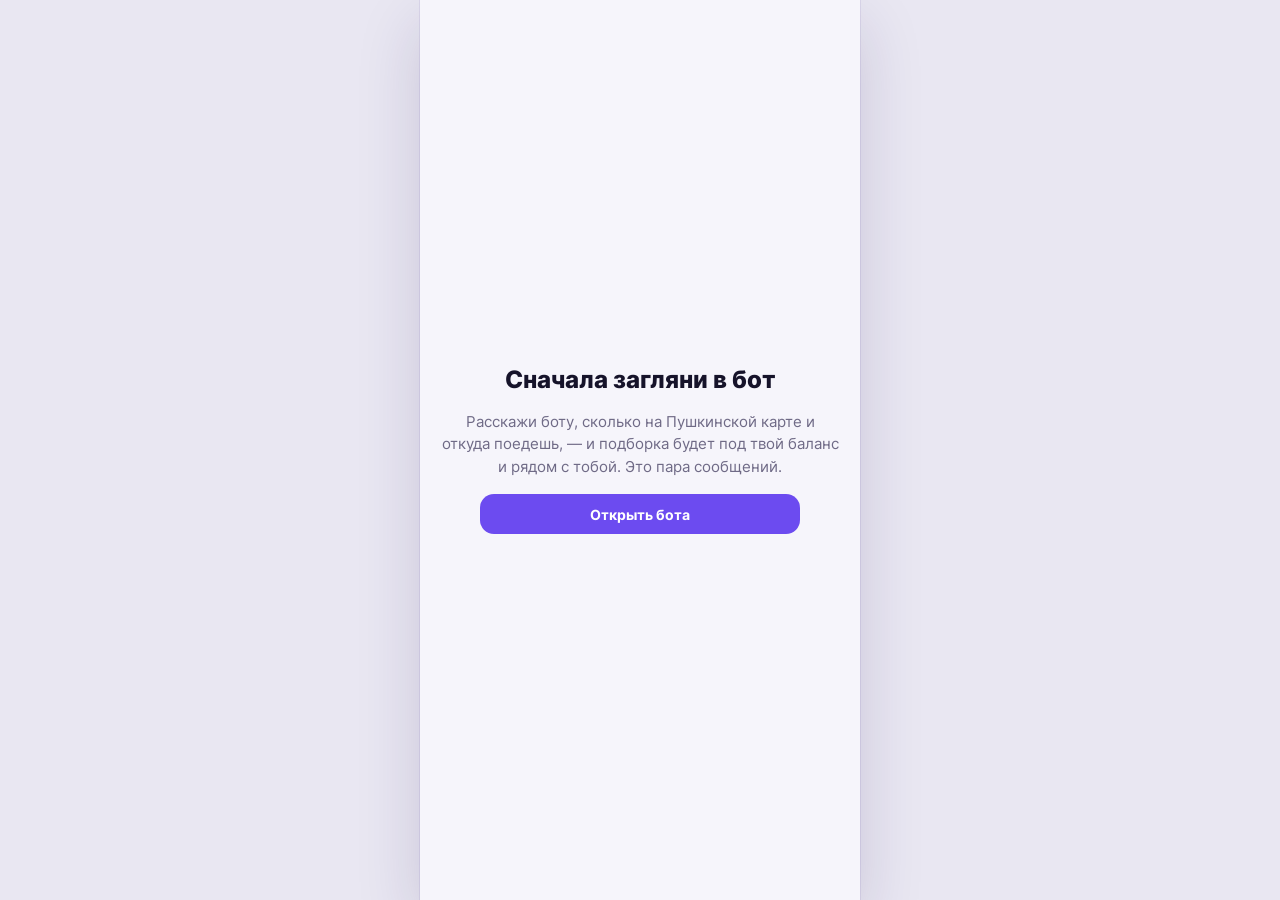
<file: src/main/resources/static/app/index.html>
<!DOCTYPE html>
<html lang="ru">
<head>
<meta charset="utf-8">
<meta name="viewport" content="width=device-width, initial-scale=1, maximum-scale=1, user-scalable=no, viewport-fit=cover">
<title>Пушкинская карта — подборка</title>
<meta name="description" content="Подборка мероприятий по Пушкинской карте: смотри, отмечай, покупай билет.">
<!-- Адрес бэкенда для реакций. Пусто — API на том же адресе (приложение раздаёт
     сам бэкенд по /app/). Для копии на GitHub Pages — HTTPS-адрес бэкенда без
     завершающего слэша. -->
<meta name="eventloop-api" content="">
<!-- ?v= — версия выкатки: GitHub Pages кеширует файлы на 10 минут, и без неё
     новая страница подтягивала старые стили и афишу. Меняется при каждой выкатке. -->
<link rel="stylesheet" href="styles.css?v=20261025-18">
</head>
<body>

<svg class="sprite" aria-hidden="true" focusable="false" xmlns="http://www.w3.org/2000/svg">
  <symbol id="icon-home" viewBox="0 0 24 24" fill="none" stroke="currentColor" stroke-width="1.8" stroke-linecap="round" stroke-linejoin="round">
    <path d="M3.6 10.4 12 3.8l8.4 6.6V20a1 1 0 0 1-1 1h-4.6v-6H9.2v6H4.6a1 1 0 0 1-1-1z"/>
  </symbol>
  <symbol id="icon-home-fill" viewBox="0 0 24 24" fill="currentColor">
    <path d="M12 3.3 21 10.3V20a1.4 1.4 0 0 1-1.4 1.4h-4.4a.8.8 0 0 1-.8-.8v-4.5H9.6v4.5a.8.8 0 0 1-.8.8H4.4A1.4 1.4 0 0 1 3 20v-9.7z"/>
  </symbol>
  <symbol id="icon-heart" viewBox="0 0 24 24" fill="none" stroke="currentColor" stroke-width="1.8" stroke-linecap="round" stroke-linejoin="round">
    <path d="M12 20.3s-7.6-4.6-7.6-9.6A4.3 4.3 0 0 1 12 8.2a4.3 4.3 0 0 1 7.6 2.5c0 5-7.6 9.6-7.6 9.6Z"/>
  </symbol>
  <symbol id="icon-heart-fill" viewBox="0 0 24 24" fill="currentColor">
    <path d="M12 20.7C11.3 20.3 3.7 15.6 3.7 10.6A4.9 4.9 0 0 1 12 7.3a4.9 4.9 0 0 1 8.3 3.3c0 5-7.6 9.7-8.3 10.1Z"/>
  </symbol>
  <symbol id="icon-user" viewBox="0 0 24 24" fill="none" stroke="currentColor" stroke-width="1.8" stroke-linecap="round" stroke-linejoin="round">
    <circle cx="12" cy="8.3" r="3.6"/><path d="M4.9 20.2c.6-3.6 3.6-5.6 7.1-5.6s6.5 2 7.1 5.6"/>
  </symbol>
  <symbol id="icon-user-fill" viewBox="0 0 24 24" fill="currentColor">
    <circle cx="12" cy="8" r="4.1"/><path d="M12 13.8c4 0 7.1 2.4 7.6 6.4a.7.7 0 0 1-.7.8H5.1a.7.7 0 0 1-.7-.8c.5-4 3.6-6.4 7.6-6.4Z"/>
  </symbol>
  <symbol id="icon-bookmark" viewBox="0 0 24 24" fill="none" stroke="currentColor" stroke-width="1.8" stroke-linecap="round" stroke-linejoin="round">
    <path d="M6.6 4.4h10.8v16l-5.4-4.1-5.4 4.1z"/>
  </symbol>
  <symbol id="icon-bookmark-fill" viewBox="0 0 24 24" fill="currentColor">
    <path d="M6.2 4.9a1.4 1.4 0 0 1 1.4-1.4h8.8a1.4 1.4 0 0 1 1.4 1.4v15.2a.8.8 0 0 1-1.3.6L12 16.9l-4.5 3.8a.8.8 0 0 1-1.3-.6z"/>
  </symbol>
  <symbol id="icon-calendar" viewBox="0 0 24 24" fill="none" stroke="currentColor" stroke-width="1.7" stroke-linecap="round" stroke-linejoin="round">
    <rect x="3.6" y="5.4" width="16.8" height="15" rx="3"/><path d="M8.2 3.2v4M15.8 3.2v4M3.6 10.2h16.8"/>
  </symbol>
  <symbol id="icon-pin" viewBox="0 0 24 24" fill="none" stroke="currentColor" stroke-width="1.7" stroke-linecap="round" stroke-linejoin="round">
    <path d="M12 21.2c4.2-4.4 6.3-7.7 6.3-10.2a6.3 6.3 0 1 0-12.6 0c0 2.5 2.1 5.8 6.3 10.2Z"/><circle cx="12" cy="10.6" r="2.4"/>
  </symbol>
  <symbol id="icon-map" viewBox="0 0 24 24" fill="none" stroke="currentColor" stroke-width="1.7" stroke-linecap="round" stroke-linejoin="round">
    <path d="M3.4 6.6 9 4.3l6 2.3 5.6-2.3v13.4L15 20l-6-2.3-5.6 2.3z"/><path d="M9 4.3v13.4M15 6.6V20"/>
  </symbol>
  <symbol id="icon-back" viewBox="0 0 24 24" fill="none" stroke="currentColor" stroke-width="2" stroke-linecap="round" stroke-linejoin="round">
    <path d="M14.5 5.5 8 12l6.5 6.5"/>
  </symbol>
  <symbol id="icon-share" viewBox="0 0 24 24" fill="none" stroke="currentColor" stroke-width="1.8" stroke-linecap="round" stroke-linejoin="round">
    <path d="M12 3.6v11M12 3.6 8.4 7.2M12 3.6l3.6 3.6M5.6 12.4v6.4a1.6 1.6 0 0 0 1.6 1.6h9.6a1.6 1.6 0 0 0 1.6-1.6v-6.4"/>
  </symbol>
  <symbol id="icon-star" viewBox="0 0 24 24" fill="none" stroke="currentColor" stroke-width="1.8" stroke-linecap="round" stroke-linejoin="round">
    <path d="m12 3.4 2.6 5.5 6 .8-4.4 4.2 1.1 6-5.3-2.9-5.3 2.9 1.1-6L3.4 9.7l6-.8z"/>
  </symbol>
  <symbol id="icon-star-fill" viewBox="0 0 24 24" fill="currentColor">
    <path d="m12 3.4 2.6 5.5 6 .8-4.4 4.2 1.1 6-5.3-2.9-5.3 2.9 1.1-6L3.4 9.7l6-.8z"/>
  </symbol>
  <symbol id="icon-pencil" viewBox="0 0 24 24" fill="none" stroke="currentColor" stroke-width="1.8" stroke-linecap="round" stroke-linejoin="round">
    <path d="M4 20h4l10-10a2.1 2.1 0 0 0-3-3L5 17z"/><path d="M14.5 6.5 17.5 9.5"/>
  </symbol>
  <symbol id="icon-close" viewBox="0 0 24 24" fill="none" stroke="currentColor" stroke-width="2" stroke-linecap="round">
    <path d="M7 7l10 10M17 7 7 17"/>
  </symbol>
  <symbol id="icon-ticket" viewBox="0 0 24 24" fill="none" stroke="currentColor" stroke-width="1.7" stroke-linecap="round" stroke-linejoin="round">
    <path d="M3.4 8.4V6.2a1.4 1.4 0 0 1 1.4-1.4h14.4a1.4 1.4 0 0 1 1.4 1.4v2.2a2.6 2.6 0 0 0 0 5.2v2.2a1.4 1.4 0 0 1-1.4 1.4H4.8a1.4 1.4 0 0 1-1.4-1.4v-2.2a2.6 2.6 0 0 0 0-5.2Z"/>
  </symbol>
</svg>

<div class="app">

  <section id="screen-welcome" class="screen screen--light is-active">
    <div class="welcome" id="welcome">
      <img class="welcome__art" src="assets/pushkin-main.png" alt="">
      <h1 class="welcome__title">Находи события<br>по-своему</h1>
      <ul class="welcome__modes">
        <li class="mode">
          <img class="mode__art" src="assets/mode-swipe.png" alt="">
          <span class="mode__text"><b>Выбирай мероприятия</b>Листай карточки и&nbsp;отмечай, куда хочешь сходить.</span>
        </li>
        <li class="mode">
          <img class="mode__art" src="assets/mode-tickets.png" alt="">
          <span class="mode__text"><b>Потрать весь остаток</b>Собери подборку событий на&nbsp;сумму своей карты.</span>
        </li>
      </ul>
      <button class="welcome__hint" id="welcome-start" type="button">
        <svg class="welcome__hand" viewBox="0 0 24 24" fill="none" stroke="currentColor" stroke-width="1.6" stroke-linecap="round" stroke-linejoin="round">
          <path d="M18 11v-1a2 2 0 0 0-4 0"/><path d="M14 10V9a2 2 0 0 0-4 0v1"/><path d="M10 9.5V4a2 2 0 0 0-4 0v10"/>
          <path d="M18 11a2 2 0 1 1 4 0v3a8 8 0 0 1-8 8h-2c-2.8 0-4.5-.86-5.99-2.34l-3.6-3.6a2 2 0 0 1 2.83-2.82L7 15"/>
        </svg>
        <span>Листай, чтобы начать</span>
        <svg class="welcome__arrow" viewBox="0 0 24 24" fill="none" stroke="currentColor" stroke-width="1.6" stroke-linecap="round" stroke-linejoin="round">
          <path d="M21 12H4M9 7l-5 5 5 5"/>
        </svg>
      </button>
    </div>
  </section>

  <section id="screen-feed" class="screen screen--light">
    <div class="screen__scroll">
      <div class="filters" id="feed-filters"></div>
      <div class="deck-head">
        <button class="back-card" id="feed-back" type="button" hidden aria-label="Вернуть предыдущую карточку">
          <svg class="ic ic--16"><use href="#icon-back"></use></svg>
        </button>
        <span class="swipe__counter" id="feed-counter"></span>
        <span class="swipe__track"><i id="feed-bar"></i></span>
      </div>
      <div id="feed-card" class="feed-card-slot"></div>
      <button class="plan-banner" id="feed-plan" type="button">
        <span class="plan-banner__ic" aria-hidden="true">
          <svg viewBox="0 0 24 24" fill="none" stroke="currentColor" stroke-width="1.8" stroke-linecap="round" stroke-linejoin="round">
            <path d="M19 7V5.5A1.5 1.5 0 0 0 17.5 4h-12A1.5 1.5 0 0 0 4 5.5v13A1.5 1.5 0 0 0 5.5 20h13a1.5 1.5 0 0 0 1.5-1.5V16"/><path d="M14 10h6.5v6H14a3 3 0 0 1 0-6Z"/>
          </svg>
        </span>
        <span class="plan-banner__text"><b>Потратить весь баланс</b><span id="feed-plan-sum"></span></span>
        <svg class="plan-banner__go" viewBox="0 0 24 24" fill="none" stroke="currentColor" stroke-width="2" stroke-linecap="round" stroke-linejoin="round" aria-hidden="true"><path d="M9 6l6 6-6 6"/></svg>
      </button>
    </div>
  </section>

  <section id="screen-plan" class="screen screen--light">
    <div class="screen__scroll">
      <div class="head">
        <button class="head__back" id="plan-back" type="button" aria-label="Назад">
          <svg class="ic ic--20"><use href="#icon-back"></use></svg>
        </button>
        <h1 class="head__title">Весь баланс</h1>
      </div>
      <div class="filters" id="plan-filters"></div>
      <div id="plan-body"></div>
    </div>
  </section>

  <section id="screen-swipe" class="screen screen--dark">
    <div class="screen__scroll">
      <div class="filters" id="swipe-filters"></div>
      <div class="swipe__head">
        <span class="swipe__counter" id="swipe-counter"></span>
        <span class="swipe__track"><i id="swipe-bar"></i></span>
      </div>
      <div id="swipe-card" class="swipe-slot"></div>
      <button class="skip" id="swipe-skip" type="button" aria-label="Пропустить">
        <svg class="ic ic--18"><use href="#icon-close"></use></svg>
      </button>
    </div>
  </section>

  <section id="screen-favorites" class="screen screen--light">
    <div class="screen__scroll">
      <div class="head">
        <button class="head__back" id="fav-back" type="button" aria-label="Назад">
          <svg class="ic ic--20"><use href="#icon-back"></use></svg>
        </button>
        <h1 class="head__title">Избранное</h1>
      </div>
      <div class="tabs">
        <button class="tab is-on" id="tab-liked" type="button">Пойду <b id="tab-liked-count">0</b></button>
        <button class="tab" id="tab-saved" type="button">Отложенные <b id="tab-saved-count">0</b></button>
      </div>
      <div id="fav-list" class="fav-list"></div>
    </div>
  </section>

  <section id="screen-detail" class="screen screen--light">
    <div class="screen__scroll" id="detail-body"></div>
  </section>

  <section id="screen-profile" class="screen screen--light">
    <div class="screen__scroll">
      <div class="head"><h1 class="head__title">Профиль</h1></div>
      <div class="pk-card">
        <img class="pk-card__art" src="assets/pushkin-card-3d.png" alt="">
        <span class="pk-card__label">Пушкинская карта</span>
        <span class="pk-card__sum" id="profile-balance">—</span>
        <span class="pk-card__note" id="profile-note"></span>
      </div>
      <div class="wallets" id="wallets"></div>
      <h2 class="section-title">Откуда считаем расстояние</h2>
      <p class="origin-note" id="profile-origin"></p>
      <button class="btn btn--ghost origin-open" id="origin-open" type="button" hidden>
        <svg class="ic ic--16"><use href="#icon-pin"></use></svg><span>Сменить адрес</span>
      </button>
      <h2 class="section-title">Куплено</h2>
      <div id="bought-list" class="fav-list"></div>
    </div>
  </section>

  <section id="screen-stats" class="screen screen--light">
    <div class="screen__scroll">
      <div class="head">
        <button class="head__back" id="stats-back" type="button" aria-label="Назад">
          <svg class="ic ic--20"><use href="#icon-back"></use></svg>
        </button>
        <h1 class="head__title">Статистика</h1>
      </div>
      <p class="stats-demo">Демо-доступ: статистика открыта всем, чтобы показать экспертам аналитику проекта. В проде она будет видна только администратору.</p>
      <p class="stats-status" id="stats-status"></p>
      <div class="stats" id="stats-body"></div>
    </div>
  </section>

  <section id="screen-register" class="screen screen--light">
    <div class="register">
      <h1 class="register__title">Сначала загляни в бот</h1>
      <p class="register__text">Расскажи боту, сколько на Пушкинской карте и откуда поедешь, — и подборка будет под твой баланс и рядом с тобой. Это пара сообщений.</p>
      <a class="btn btn--buy register__btn" id="register-bot" href="https://max.ru/t560_hakaton_max_bot" target="_blank" rel="noopener noreferrer">Открыть бота</a>
    </div>
  </section>

  <div class="ask" id="ask" hidden>
    <div class="ask__box" role="dialog" aria-modal="true" aria-labelledby="ask-title">
      <h2 class="ask__title" id="ask-title">Ты купил билет?</h2>
      <p class="ask__event" id="ask-event"></p>
      <p class="ask__note" id="ask-note"></p>
      <div class="ask__row">
        <button class="btn btn--buy" id="ask-yes" type="button">Да, купил</button>
        <button class="btn btn--ghost" id="ask-no" type="button">Ещё нет</button>
      </div>
    </div>
  </div>

  <div class="ask" id="origin-dialog" hidden>
    <form class="ask__box origin-edit" id="origin-edit" role="dialog" aria-modal="true" aria-labelledby="origin-title">
      <h2 class="ask__title" id="origin-title">Откуда поедешь?</h2>
      <p class="ask__note">Напиши адрес или возьми геолокацию телефона — расстояние до событий посчитаю от этой точки.</p>
      <input class="origin-edit__input" id="origin-input" type="text" maxlength="200" autocomplete="street-address"
             placeholder="Например, «Казань, Баумана 10»" aria-label="Новый адрес">
      <p class="origin-edit__msg" id="origin-msg" aria-live="polite"></p>
      <button class="btn btn--buy ask__main origin-edit__save" id="origin-find" type="submit">Сменить адрес</button>
      <div class="ask__row ask__row--tight">
        <button class="btn btn--ghost" id="origin-geo" type="button">
          <svg class="ic ic--16"><use href="#icon-pin"></use></svg><span>Геолокация</span>
        </button>
        <button class="btn btn--ghost" id="origin-cancel" type="button">Отмена</button>
      </div>
    </form>
  </div>

  <div class="ask" id="unlike" hidden>
    <div class="ask__box" role="dialog" aria-modal="true" aria-labelledby="unlike-title">
      <h2 class="ask__title" id="unlike-title">Точно убрать из «Пойду»?</h2>
      <p class="ask__event" id="unlike-event"></p>
      <p class="ask__note">В подборку оно уже не вернётся — найти его потом будет непросто.</p>
      <button class="btn btn--buy ask__main" id="unlike-keep" type="button">Оставить</button>
      <div class="ask__row ask__row--tight">
        <button class="btn btn--ghost" id="unlike-save" type="button">Отложить</button>
        <button class="btn btn--ghost ask__danger" id="unlike-drop" type="button">Удалить</button>
      </div>
    </div>
  </div>

  <div class="ask" id="unbuy" hidden>
    <div class="ask__box" role="dialog" aria-modal="true" aria-labelledby="unbuy-title">
      <h2 class="ask__title" id="unbuy-title">Точно отменить покупку?</h2>
      <p class="ask__event" id="unbuy-event"></p>
      <p class="ask__note" id="unbuy-note"></p>
      <button class="btn btn--buy ask__main" id="unbuy-keep" type="button">Оставить</button>
      <div class="ask__row ask__row--tight">
        <button class="btn btn--ghost ask__danger" id="unbuy-drop" type="button">Отменить покупку</button>
      </div>
    </div>
  </div>

  <div class="ask" id="short" hidden>
    <div class="ask__box" role="dialog" aria-modal="true" aria-labelledby="short-title">
      <h2 class="ask__title" id="short-title">Не хватает баланса Пушкинской карты</h2>
      <p class="ask__event" id="short-event"></p>
      <p class="ask__note" id="short-note"></p>
      <a class="btn btn--buy ask__main" id="short-go" target="_blank" rel="noopener noreferrer">Всё равно перейти</a>
      <div class="ask__row ask__row--tight">
        <button class="btn btn--ghost" id="short-cancel" type="button">Отмена</button>
      </div>
    </div>
  </div>

  <nav class="nav" id="bottom-nav">
    <button class="nav__item" data-nav="screen-feed" type="button">
      <svg class="ic ic--22"><use href="#icon-home"></use></svg><span>Подборка</span>
    </button>
    <button class="nav__item" data-nav="screen-favorites" type="button">
      <svg class="ic ic--22"><use href="#icon-bookmark"></use></svg><span>Избранное</span>
    </button>
    <button class="nav__item" data-nav="screen-profile" type="button">
      <svg class="ic ic--22"><use href="#icon-user"></use></svg><span>Профиль</span>
    </button>
  </nav>

</div>

<!-- Мост MAX: даёт window.WebApp с параметром запуска из кнопки бота. -->
<script src="https://st.max.ru/js/max-web-app.js"></script>
<script src="format.js?v=20261025-18"></script>
<script src="data.js?v=20261025-18"></script>
<script src="plan.js?v=20261025-18"></script>
<script src="app.js?v=20261025-18"></script>
</body>
</html>
</file>
<file: src/main/resources/static/app/styles.css>
/* Inter лежит рядом, в fonts/. Лицензия OFL — класть в репозиторий можно.
 * Локально, а не с CDN: Mini App обязан работать без внешней сети. */
@font-face {
  font-family: 'Inter';
  font-style: normal;
  font-weight: 400;
  font-display: swap;
  src: url('fonts/inter-cyrillic-400-normal.woff2') format('woff2');
  unicode-range: U+0301, U+0400-045F, U+0490-0491, U+04B0-04B1, U+2116;
}
@font-face {
  font-family: 'Inter';
  font-style: normal;
  font-weight: 400;
  font-display: swap;
  src: url('fonts/inter-latin-400-normal.woff2') format('woff2');
  unicode-range: U+0000-00FF, U+0131, U+0152-0153, U+02BB-02BC, U+2000-206F, U+20AC, U+2122, U+2191, U+2193, U+2212, U+2215;
}
@font-face {
  font-family: 'Inter';
  font-style: normal;
  font-weight: 600;
  font-display: swap;
  src: url('fonts/inter-cyrillic-600-normal.woff2') format('woff2');
  unicode-range: U+0301, U+0400-045F, U+0490-0491, U+04B0-04B1, U+2116;
}
@font-face {
  font-family: 'Inter';
  font-style: normal;
  font-weight: 600;
  font-display: swap;
  src: url('fonts/inter-latin-600-normal.woff2') format('woff2');
  unicode-range: U+0000-00FF, U+0131, U+0152-0153, U+02BB-02BC, U+2000-206F, U+20AC, U+2122, U+2191, U+2193, U+2212, U+2215;
}
@font-face {
  font-family: 'Inter';
  font-style: normal;
  font-weight: 700;
  font-display: swap;
  src: url('fonts/inter-cyrillic-700-normal.woff2') format('woff2');
  unicode-range: U+0301, U+0400-045F, U+0490-0491, U+04B0-04B1, U+2116;
}
@font-face {
  font-family: 'Inter';
  font-style: normal;
  font-weight: 700;
  font-display: swap;
  src: url('fonts/inter-latin-700-normal.woff2') format('woff2');
  unicode-range: U+0000-00FF, U+0131, U+0152-0153, U+02BB-02BC, U+2000-206F, U+20AC, U+2122, U+2191, U+2193, U+2212, U+2215;
}
@font-face {
  font-family: 'Inter';
  font-style: normal;
  font-weight: 800;
  font-display: swap;
  src: url('fonts/inter-cyrillic-800-normal.woff2') format('woff2');
  unicode-range: U+0301, U+0400-045F, U+0490-0491, U+04B0-04B1, U+2116;
}
@font-face {
  font-family: 'Inter';
  font-style: normal;
  font-weight: 800;
  font-display: swap;
  src: url('fonts/inter-latin-800-normal.woff2') format('woff2');
  unicode-range: U+0000-00FF, U+0131, U+0152-0153, U+02BB-02BC, U+2000-206F, U+20AC, U+2122, U+2191, U+2193, U+2212, U+2215;
}

/*
 * Mini App «Пушкинская карта». Вёрстка снята с макета заказчика
 * (references/img_1.png, экраны 1–5).
 *
 * Тема зависит от экрана, а не от системы: экраны подборки, избранного и профиля
 * светлые, свайп и подробная карточка тёмные. Поэтому модификаторы screen--light /
 * screen--dark, а не prefers-color-scheme.
 */

:root {
  --violet: #6c4bf0;
  --violet-deep: #5a37e0;
  --lilac: #cbb8fb;
  --lilac-soft: #e5dcfd;
  --ink: #16132a;
  --ink-soft: #6f6a86;
  --page: #f6f5fb;
  --surface: #ffffff;
  --card: #0f0d1c;
  --card-soft: #1d1930;
  --on-card: #ffffff;
  --on-card-soft: #a39eb8;
  --line: #ebe8f5;
  --line-dark: #2c2740;
  --r-card: 22px;
  --r-photo: 16px;
  --r-pill: 999px;
  --r-btn: 14px;
  --gutter: 20px;
  --nav-h: 58px;
  --font: 'Inter', -apple-system, BlinkMacSystemFont, 'Segoe UI', Roboto, sans-serif;
}

* { box-sizing: border-box; -webkit-tap-highlight-color: transparent; }

html, body { height: 100%; }

body {
  margin: 0;
  /* Двойное касание не должно зумить страницу: это Mini App, а не сайт. */
  touch-action: manipulation;
  font-family: var(--font);
  background: var(--page);
  color: var(--ink);
  -webkit-font-smoothing: antialiased;
}

body.is-dark { background: var(--card); }

.sprite { position: absolute; width: 0; height: 0; overflow: hidden; }

.ic { width: 20px; height: 20px; display: block; flex: none; }
.ic--14 { width: 14px; height: 14px; }
.ic--16 { width: 16px; height: 16px; }
.ic--18 { width: 18px; height: 18px; }
.ic--20 { width: 20px; height: 20px; }
.ic--22 { width: 22px; height: 22px; }

/* ---- Каркас ------------------------------------------------------------- */

.app {
  position: relative;
  width: 100%;
  max-width: 440px;
  margin: 0 auto;
  /* Высота ровно в окно: скроллится содержимое экрана, а нижняя навигация
   * всегда стоит на нижней кромке. dvh — чтобы адресная строка мобильного
   * браузера не срезала футер. */
  min-height: 100%;
  height: 100vh;
  height: 100dvh;
  display: flex;
  flex-direction: column;
  background: inherit;
}

/* На десктопе показываем телефонную колонку по центру, а не растянутую страницу. */
@media (min-width: 520px) {
  body { background: #e9e7f2; }
  body.is-dark { background: #0a0913; }
  .app {
    min-height: 100vh;
    box-shadow: 0 0 0 1px rgba(90,70,160,.10), 0 24px 60px rgba(40,25,90,.16);
  }
  .screen--light { background: var(--page); }
}

.screen { display: none; flex: 1; min-height: 0; }
.screen.is-active { display: flex; flex-direction: column; }

.screen__scroll {
  flex: 1;
  overflow-y: auto;
  overflow-x: hidden;
  padding-bottom: 16px;
}

.screen--light { background: var(--page); color: var(--ink); }
.screen--dark { background: var(--card); color: var(--on-card); }

/* ---- Большая карточка подборки ----------------------------------------- */

.feed-card-slot { padding: 14px var(--gutter) 0; }

/* ---- Карточка подборки одного размера -----------------------------------
 * Высота карточки зависела от длины названия и названия площадки, и при
 * листании колода дёргалась: кнопки «Пойду» и «Не нравится» уезжали под
 * пальцем. Поэтому высота задана, кнопки прижаты к низу, а разница в длине
 * текста уходит в отступ над ними.
 *
 * Название режется двумя строками, площадка — одной: без этого «Музыкальный
 * театр имени Станиславского и Немировича-Данченко» снова растянул бы
 * карточку. Правило только для подборки — на открытой карточке текст обязан
 * помещаться целиком, и там своя высота.
 *
 * Экран подборки не прокручивается: страница ездила вверх-вниз под пальцем,
 * пока человек листал карточки. Карточка занимает всю высоту под плашками,
 * а подстраивается под экран фото — текст и кнопки всегда целиком. */
#screen-feed .screen__scroll {
  display: flex;
  flex-direction: column;
  overflow: hidden;
  overscroll-behavior: none;
}
#screen-feed .feed-card-slot {
  flex: 1;
  min-height: 0;
  display: flex;
  flex-direction: column;
}
.feed-card-slot > .bigcard {
  flex: 1;
  min-height: 0;
  display: flex;
  flex-direction: column;
  /* Свайп по карточке не отдаёт движение пальца прокрутке. */
  touch-action: none;
}
.feed-card-slot > .bigcard .bigcard__photo { flex: 1 1 0; min-height: 0; height: auto; }
.feed-card-slot > .bigcard .bigcard__body {
  flex: none;
  display: flex;
  flex-direction: column;
}
/* Во флекс-колонке элементы по умолчанию тянутся на всю ширину, и плашка
 * категории растянулась бы во всю строку. Ей нужна ширина по тексту.
 *
 * margin-top: auto на первом элементе собирает весь свободный отступ сверху,
 * и текст встаёт к низу карточки. Тогда при листании дата, площадка, цена и
 * кнопки стоят на месте, а вверх растёт только название. */
.feed-card-slot > .bigcard .badge {
  align-self: flex-start;
  margin-top: auto;
}
.feed-card-slot > .bigcard .card__title {
  display: -webkit-box;
  -webkit-box-orient: vertical;
  -webkit-line-clamp: 2;
  line-clamp: 2;
  overflow: hidden;
}
.feed-card-slot > .bigcard .meta { min-width: 0; }
.feed-card-slot > .bigcard .meta span {
  min-width: 0;
  overflow: hidden;
  text-overflow: ellipsis;
  white-space: nowrap;
}

.bigcard {
  position: relative;
  background: var(--card);
  border-radius: var(--r-card);
  overflow: hidden;
  color: var(--on-card);
  touch-action: pan-y;
  transition: transform .22s ease, opacity .18s ease;
  will-change: transform;
}
.bigcard.is-dragging { transition: none; }

/* Фото ужимается на низких экранах, чтобы карточка с кнопками влезала целиком. */
.bigcard__photo { position: relative; height: 320px; height: clamp(150px, calc(100vh - 492px), 320px); height: clamp(150px, calc(100dvh - 492px), 320px); }
.bigcard__photo img { width: 100%; height: 100%; object-fit: cover; display: block; filter: brightness(1.14) contrast(1.06) saturate(1.05); }
.bigcard__photo::after {
  content: '';
  position: absolute;
  inset: 0;
  background: linear-gradient(180deg, rgba(20,17,34,0) 38%, rgba(20,17,34,.72) 74%, var(--card) 100%);
}

.counter {
  position: absolute;
  right: 12px;
  top: 12px;
  z-index: 2;
  padding: 3px 9px;
  border-radius: var(--r-pill);
  background: rgba(10,8,20,.55);
  color: #fff;
  font-size: 11px;
  font-weight: 600;
}

.bigcard__body { position: relative; margin-top: -48px; padding: 0 16px 18px; }

.badge {
  display: inline-block;
  padding: 4px 11px;
  border-radius: var(--r-pill);
  background: var(--lilac);
  color: #2b1d63;
  font-size: 11px;
  font-weight: 700;
}

.card__title {
  margin: 10px 0 0;
  font-size: 20px;
  line-height: 1.2;
  font-weight: 800;
  letter-spacing: -.01em;
}

.because {
  margin: 6px 0 0;
  font-size: 12px;
  font-weight: 600;
  color: var(--violet);
}

/* На свайпе подпись лежит на тёмной фотографии. */
.swipecard__over .because { color: var(--lilac); }

.meta { display: flex; align-items: center; gap: 7px; margin-top: 8px; font-size: 13px; }
.screen--dark .meta, .bigcard .meta { color: var(--on-card-soft); }
.meta .ic { color: inherit; opacity: .85; }

.price { margin-top: 12px; display: flex; align-items: baseline; gap: 7px; }
.price__from { font-size: 13px; color: var(--on-card-soft); }
.price__value { font-size: 19px; font-weight: 800; letter-spacing: -.01em; }
.price__note { font-size: 13px; color: var(--on-card-soft); }

.actions { display: flex; gap: 10px; margin-top: 16px; }

.btn {
  flex: 1 1 0;
  min-width: 0;
  height: 44px;
  display: inline-flex;
  align-items: center;
  justify-content: center;
  gap: 8px;
  border: 0;
  border-radius: var(--r-btn);
  font-family: inherit;
  font-size: 14px;
  font-weight: 700;
  cursor: pointer;
  white-space: nowrap;
  text-decoration: none;
}
.btn--like { background: var(--lilac); color: #241a52; }
.btn--like .ic { color: var(--violet); }
.btn--save { background: #fff; color: var(--ink); }
.btn--no { background: rgba(255,255,255,.10); color: #fff; box-shadow: inset 0 0 0 1.5px rgba(255,255,255,.22); }
.btn--no .ic { color: #fff; }
.screen--light .bigcard .btn--no { background: rgba(255,255,255,.10); color: #fff; }
.btn--save .ic { color: var(--ink); }
.screen--dark .btn--save { background: transparent; color: #fff; box-shadow: inset 0 0 0 1.5px rgba(255,255,255,.28); }
.screen--dark .btn--save .ic { color: #fff; }
.btn--buy { background: var(--violet); color: #fff; height: 40px; font-size: 14px; }
.btn--ghost { background: transparent; color: var(--violet); box-shadow: inset 0 0 0 1.5px var(--lilac); }
.btn--primary { background: var(--violet); color: #fff; }
.btn--primary .ic { color: #fff; }
.btn--route { display: flex; width: 100%; margin-top: 10px; }
.ic--flip { transform: scaleX(-1); }

/* ---- Экран свайпа ------------------------------------------------------- */

.swipe__head { display: flex; align-items: center; gap: 12px; padding: 16px var(--gutter) 0; }
.swipe__counter { font-size: 12px; color: var(--on-card-soft); font-weight: 600; }
.swipe__track { flex: 1; height: 3px; border-radius: 3px; background: rgba(255,255,255,.16); overflow: hidden; }
.swipe__track i { display: block; height: 100%; background: #fff; border-radius: 3px; transition: width .25s; }

.swipe-slot { padding: 14px var(--gutter) 0; }

.swipecard { touch-action: pan-y; }
.swipecard__photo { position: relative; border-radius: var(--r-photo); overflow: hidden; height: 330px; }
.swipecard__photo img { width: 100%; height: 100%; object-fit: cover; display: block; filter: brightness(1.14) contrast(1.06) saturate(1.05); }
.swipecard__photo::after {
  content: '';
  position: absolute;
  inset: 0;
  background: linear-gradient(180deg, rgba(14,12,26,0) 46%, rgba(14,12,26,.55) 70%, rgba(14,12,26,.92) 100%);
}
.swipecard__over { position: absolute; left: 16px; right: 16px; bottom: 16px; z-index: 2; }
.swipecard__over .card__title { font-size: 22px; }
.swipecard__body { padding-top: 18px; }

.skip {
  display: block;
  margin: 18px auto 0;
  width: 38px;
  height: 38px;
  border: 0;
  border-radius: 50%;
  background: var(--card-soft);
  color: var(--on-card-soft);
  cursor: pointer;
}
.skip .ic { margin: 0 auto; }

/* ---- Избранное ---------------------------------------------------------- */

.head { display: flex; align-items: center; gap: 8px; padding: 18px var(--gutter) 0; }
.head__back { width: 26px; height: 26px; margin-left: -4px; border: 0; background: none; color: inherit; cursor: pointer; }
.head__back .ic { margin: 0 auto; }
.head__title { margin: 0; font-size: 22px; font-weight: 800; letter-spacing: -.02em; }

.tabs { display: flex; gap: 8px; padding: 14px var(--gutter) 0; }
.tab {
  flex: 1 1 0;
  height: 36px;
  border: 0;
  border-radius: var(--r-pill);
  background: var(--surface);
  color: var(--ink-soft);
  font-family: inherit;
  font-size: 13px;
  font-weight: 700;
  cursor: pointer;
}
.tab b { font-weight: 800; opacity: .55; margin-left: 3px; }
.tab.is-on { background: var(--lilac-soft); color: #33246e; }
.tab.is-on b { opacity: .7; }

.fav-list { padding: 14px var(--gutter) 0; display: flex; flex-direction: column; gap: 12px; }

/* Запасная строка купленного, когда события уже нет в афише. */
.row {
  position: relative;
  display: flex;
  gap: 12px;
  padding: 12px;
  background: var(--surface);
  border-radius: 18px;
  box-shadow: 0 2px 10px rgba(30,20,80,.05);
}
.row__main { flex: 1; min-width: 0; }
.row__title { margin: 0; font-size: 14px; line-height: 1.25; font-weight: 800; }
.row .btn { margin-top: 10px; height: 40px; width: 100%; }
.row__left { margin: 6px 0 0; font-size: 13px; font-weight: 700; color: var(--violet); }

/* ---- Билет ---------------------------------------------------------------
 * Карточка списков: слева фото, описание и пара кнопок, справа за пунктиром
 * перфорации — корешок с датой. Вырезы перфорации — круги цвета страницы. */

.ticket {
  position: relative;
  display: flex;
  background: var(--surface);
  border-radius: 20px;
  box-shadow: 0 2px 12px rgba(30,20,80,.06);
  cursor: pointer;
}
.ticket__body { flex: 1; min-width: 0; padding: 12px; }
.ticket__top { display: flex; gap: 12px; }
.ticket__photo { width: 84px; height: 116px; flex: none; border-radius: 12px; overflow: hidden; }
.ticket__photo img { width: 100%; height: 100%; object-fit: cover; display: block; }
.ticket__info { flex: 1; min-width: 0; }
.ticket__info .badge { font-size: 11px; padding: 3px 9px; }
.ticket__title {
  margin: 6px 0 0;
  font-size: 15px;
  line-height: 1.22;
  font-weight: 800;
  display: -webkit-box;
  -webkit-box-orient: vertical;
  -webkit-line-clamp: 3;
  overflow: hidden;
}
.ticket__venue { margin: 4px 0 0; font-size: 12px; color: var(--ink-soft); white-space: nowrap; overflow: hidden; text-overflow: ellipsis; }
.ticket .meta { margin-top: 4px; font-size: 12px; color: var(--ink-soft); }
.ticket .meta span { min-width: 0; white-space: nowrap; overflow: hidden; text-overflow: ellipsis; }
.ticket__side { flex: none; display: flex; flex-direction: column; align-items: flex-start; gap: 8px; }
/* Плашка по ширине текста, а не во всю колонку. */
.ticket__price {
  display: inline-flex;
  align-items: baseline;
  gap: 4px;
  padding: 4px 9px;
  border-radius: 10px;
  background: #f1ecff;
  color: var(--violet);
  white-space: nowrap;
}
.ticket__price b { font-size: 14px; font-weight: 800; color: var(--ink); }
.ticket__from { font-size: 12px; font-weight: 800; }
/* «Останется …» — размером со строку адреса, но своим цветом. */
.ticket__left { margin: 4px 0 0; font-size: 12px; font-weight: 500; color: var(--violet); }
.ticket__btns { display: flex; gap: 8px; margin-top: 12px; }
.ticket__btns .btn { height: 40px; font-size: 13px; gap: 6px; }
.ticket__btns .btn--buy { flex: 1.25 1 0; }
.ticket__btns .btn .ic { width: 16px; height: 16px; }
.ticket__btns .btn--ghost .ic { color: var(--violet); }

.ticket__stub {
  position: relative;
  flex: none;
  width: 70px;
  display: flex;
  flex-direction: column;
  align-items: center;
  padding: 16px 4px 12px;
  border-left: 2px dashed #d9d0f7;
  text-align: center;
}
.ticket__stub::before,
.ticket__stub::after {
  content: '';
  position: absolute;
  left: -11px;
  width: 20px;
  height: 20px;
  border-radius: 50%;
  background: var(--page);
}
.ticket__stub::before { top: -10px; }
.ticket__stub::after { bottom: -10px; }
.ticket__day { font-size: 30px; font-weight: 800; line-height: 1; letter-spacing: -.02em; }
.ticket__month { margin-top: 2px; font-size: 15px; font-weight: 800; }
.ticket__year { margin-top: 1px; font-size: 12px; font-weight: 700; color: var(--ink-soft); }
.ticket__rule { display: block; width: 34px; height: 1px; margin: 10px 0; background: var(--line); }
.ticket__time { font-size: 15px; font-weight: 800; }
.ticket__acts { display: flex; flex-direction: column; align-items: center; gap: 6px; margin-top: auto; padding-top: 12px; }
.ticket__act {
  display: flex;
  flex-direction: column;
  align-items: center;
  gap: 2px;
  padding: 4px;
  border: 0;
  background: none;
  color: var(--violet);
  font-family: inherit;
  font-size: 10px;
  font-weight: 700;
  cursor: pointer;
  transition: color .2s ease;
}
.ticket__heart--off { color: #c7c2d8; }
.ticket__drop { color: #b3aec6; }

/* Сердце сначала меняет заливку, и только потом билет уходит со вкладки.
 * Без этой паузы событие просто пропадает из списка, и непонятно, сработало
 * нажатие или нет. Лайк — сердце наливается и подскакивает, снятие — гаснет
 * и сжимается. */
.ticket__heart.is-liking { color: var(--violet); animation: heart-pop .26s ease; }
.ticket__heart.is-unliking { animation: heart-drop .26s ease; }
.ticket.is-leaving {
  opacity: 0;
  transform: translateX(14px);
  transition: opacity .2s ease .24s, transform .2s ease .24s;
}

@keyframes heart-pop {
  0% { transform: scale(1); }
  45% { transform: scale(1.35); }
  100% { transform: scale(1); }
}

@keyframes heart-drop {
  0% { transform: scale(1); }
  45% { transform: scale(.78); }
  100% { transform: scale(1); }
}

@media (prefers-reduced-motion: reduce) {
  .ticket__heart.is-liking, .ticket__heart.is-unliking,
  .ticket.is-leaving { animation: none; transition: none; }
}

/* ---- Фильтры ------------------------------------------------------------
 * Те же, что на экране «Фильтры» в боте: когда, какие категории и радиус.
 * Один ряд выпадающих кнопок вместо рядов чипсов: пять дат и пять категорий
 * не помещались в ширину и съедали пол-экрана над карточкой. Список
 * раскрывается под рядом на всю ширину — на телефоне так проще попасть. */

.filters { position: relative; padding: 10px var(--gutter) 0; }
.drops { display: flex; gap: 8px; }
.drop {
  flex: 1 1 auto;
  min-width: 0;
  height: 38px;
  display: flex;
  align-items: center;
  justify-content: space-between;
  gap: 6px;
  padding: 0 10px 0 12px;
  border: 0;
  border-radius: var(--r-btn);
  background: var(--surface);
  color: var(--ink);
  font-family: inherit;
  font-size: 13px;
  font-weight: 600;
  cursor: pointer;
  box-shadow: 0 1px 4px rgba(30,20,80,.06);
  transition: background .15s ease, color .15s ease;
}
.drop__text { overflow: hidden; text-overflow: ellipsis; white-space: nowrap; }
.drop__caret {
  flex: none;
  width: 7px;
  height: 7px;
  border: solid currentColor;
  border-width: 0 1.6px 1.6px 0;
  opacity: .6;
  transform: translateY(-2px) rotate(45deg);
  transition: transform .15s ease;
}
.drop--open .drop__caret { transform: translateY(2px) rotate(-135deg); }
.drop--on { background: var(--violet); color: #fff; }

.menu {
  position: absolute;
  z-index: 20;
  left: var(--gutter);
  right: var(--gutter);
  top: calc(100% + 6px);
  display: flex;
  flex-direction: column;
  padding: 6px;
  background: var(--surface);
  border-radius: var(--r-btn);
  box-shadow: 0 12px 32px rgba(30,20,80,.18);
}
.menu__item {
  display: flex;
  align-items: center;
  justify-content: space-between;
  height: 42px;
  padding: 0 12px;
  border: 0;
  border-radius: 10px;
  background: none;
  color: var(--ink);
  font-family: inherit;
  font-size: 14px;
  text-align: left;
  cursor: pointer;
}
.menu__item:hover { background: var(--lilac-soft); }
.menu__item--on { color: var(--violet); font-weight: 700; }
.menu__item--on::after {
  content: '';
  width: 6px;
  height: 11px;
  border: solid currentColor;
  border-width: 0 2px 2px 0;
  transform: translate(-2px, -2px) rotate(45deg);
}
.screen--dark .drop { background: rgba(255,255,255,.08); color: #fff; box-shadow: none; }
.screen--dark .drop--on { background: #fff; color: var(--ink); }

/* Подборка выровнена по центру. Авто-отступы вместо justify-content: center —
 * так длинный ряд чипов по-прежнему прокручивается с самого начала. */
#feed-filters .chips > :first-child { margin-left: auto; }
#feed-filters .chips > :last-child { margin-right: auto; }

/* ---- Переход с главного экрана ------------------------------------------
 * На время перелистывания оба экрана видны сразу: следующий выглядывает
 * из-под главного, уходящий остаётся поверх. Горизонтальную прокрутку,
 * которую дают сдвинутые экраны, срезаем. */

.app { overflow-x: clip; }
#screen-welcome { position: relative; z-index: 2; touch-action: pan-y; }
/* Уходит только главный экран; селектор с id, иначе его собственное
 * #screen-welcome { position: relative } перебивает absolute. */
.screen.is-peek,
#screen-welcome.is-leaving {
  display: flex;
  position: absolute;
  left: 0;
  right: 0;
  bottom: 0;
  pointer-events: none;
}
.screen.is-peek { z-index: 1; }
#screen-welcome.is-leaving { z-index: 30; }

/* ---- Экран «всё просмотрено» -------------------------------------------- */

/* ---- Главный экран (references/главный экран.png) ---------------------- */

#screen-welcome { background: #f8f7fd; position: relative; overflow: hidden; }
/* Мягкие круги в верхнем левом и нижнем правом углу, как на макете. */
#screen-welcome::before,
#screen-welcome::after {
  content: ''; position: absolute; border-radius: 50%; pointer-events: none;
  background: radial-gradient(circle, #efedfb 0%, #f3f1fc 60%, rgba(248,247,253,0) 72%);
}
#screen-welcome::before { width: 360px; height: 360px; left: -210px; top: -200px; }
#screen-welcome::after { width: 420px; height: 420px; right: -250px; bottom: -250px; }

.welcome {
  position: relative; z-index: 1;
  flex: 1; min-height: 0;
  display: flex; flex-direction: column; align-items: center; justify-content: center;
  padding: 24px var(--gutter) 40px; text-align: center;
  touch-action: pan-y; user-select: none; -webkit-user-select: none;
}
/* Пушкин ужимается по высоте: под ним ещё две карточки режимов, и на низком
 * экране без этого подсказка «Листай» уезжала бы вниз. Если места всё равно
 * не хватает, он сжимается дальше (flex-shrink + min-height: 0), а не уезжает
 * за верх экрана — иначе обрезанная картинка налезала на заголовок. */
.welcome__art { display: block; flex: 0 1 auto; min-height: 0; width: auto; max-width: 104%; height: auto; max-height: 30vh; max-height: 30dvh; object-fit: contain; margin: 0 0 14px; pointer-events: none; }
.welcome__title { margin: 0; font-size: 30px; line-height: 1.15; font-weight: 800; letter-spacing: -.01em; color: #1c1650; }

/* Два режима — карточками: слева значок, справа название и пояснение. */
.welcome__modes { width: 100%; max-width: 420px; margin: 16px 0 0; padding: 0; list-style: none; display: flex; flex-direction: column; gap: 10px; }
.mode { display: flex; align-items: center; gap: 14px; padding: 12px; background: var(--surface); border-radius: 20px; box-shadow: 0 2px 12px rgba(30,20,80,.06); text-align: left; }
.mode__art { flex: none; display: block; width: 80px; height: 80px; object-fit: contain; pointer-events: none; }
.mode__text { min-width: 0; font-size: 14px; line-height: 1.35; color: #5f5a7a; }
.mode__text b { display: block; margin-bottom: 3px; font-size: 17px; line-height: 1.2; font-weight: 800; color: #1c1650; }

.welcome__hint {
  display: flex; align-items: center; justify-content: center; gap: 8px;
  margin-top: 18px; padding: 6px 0;
  border: 0; background: none; color: var(--violet);
  cursor: pointer; font: inherit; font-size: 16px; font-weight: 800;
}
.welcome__hand { width: 22px; height: 22px; }
.welcome__arrow { width: 20px; height: 20px; animation: welcome-nudge 1.6s ease-in-out infinite; }
@keyframes welcome-nudge { 0%, 100% { transform: translateX(0); } 50% { transform: translateX(-4px); } }

/* Появление главного экрана: Пушкин, заголовок, режимы и подсказка
 * всплывают по очереди — экран собирается, а не вспыхивает целиком. */
.welcome__art, .welcome__title, .welcome__modes, .welcome__hint {
  animation: welcome-in .7s cubic-bezier(.2, .7, .2, 1) both;
}
.welcome__art { animation-name: welcome-art-in; animation-duration: .9s; }
.welcome__title { animation-delay: .15s; }
.welcome__modes { animation-delay: .27s; }
.welcome__hint { animation-delay: .42s; }
@keyframes welcome-in { from { opacity: 0; transform: translateY(16px); } to { opacity: 1; transform: none; } }
@keyframes welcome-art-in { from { opacity: 0; transform: translateY(10px) scale(.96); } to { opacity: 1; transform: none; } }

@media (prefers-reduced-motion: reduce) {
  .welcome__arrow,
  .welcome__art, .welcome__title, .welcome__modes, .welcome__hint { animation: none; }
}

.done { margin: auto 0; padding: 8px var(--gutter) 24px; text-align: center; }
.done__art { display: block; width: 100%; max-width: 320px; margin: 0 auto; }
.done__title { margin: 4px 0 0; font-size: 28px; line-height: 1.12; font-weight: 800; color: #2b1d63; }
.done__sub { margin: 14px 0 0; font-size: 14px; line-height: 1.45; color: #8d88a4; }
.done .done__btn { flex: none; width: 100%; margin-top: 12px; }
.done .done__btn:first-of-type { margin-top: 26px; }
/* Второстепенный переход — по ширине текста, а не на весь экран. */
.done .done__btn--small { width: auto; height: 38px; padding: 0 20px; font-size: 13px; margin-top: 20px; }
.done .done__btn--small:first-of-type { margin-top: 20px; }
/* Тот же блок внутри подборки: отступы по бокам уже даёт слот карточки. */
.done--inline { margin: 0; padding: 44px 0 16px; }
.done--inline .done__art { max-width: 260px; }
.done--inline .done__title { margin-top: 30px; font-size: 24px; }
/* В «Весь баланс» нет слота карточки с отступами — текст не должен липнуть к краям. */
#plan-body .done--inline { padding-left: 28px; padding-right: 28px; }

/* ---- Подробная карточка ------------------------------------------------- */

.round {
  position: absolute;
  top: 14px;
  z-index: 2;
  width: 34px;
  height: 34px;
  border: 0;
  border-radius: 50%;
  background: rgba(12,10,24,.55);
  color: #fff;
  cursor: pointer;
  backdrop-filter: blur(6px);
}
.round .ic { margin: 0 auto; }
.round--back { left: var(--gutter); }
.round--share { right: var(--gutter); }

/* Экран светлый, как остальные, а вся информация о событии — на одной
 * тёмной карточке с фото, как в подборке. */
.detail__card { margin: 12px var(--gutter) 16px; }

/* Открытие: карточка чуть подрастает снизу и проявляется — без этого экран
 * сменялся рывком, и было непонятно, откуда он взялся. */
.detail__card.is-opening { animation: card-open .3s cubic-bezier(.2, .8, .2, 1); }

@keyframes card-open {
  from { opacity: 0; transform: translateY(18px) scale(.96); }
  to { opacity: 1; transform: none; }
}

@media (prefers-reduced-motion: reduce) {
  .detail__card.is-opening { animation: none; }
}
.detail__title { margin: 10px 0 0; font-size: 24px; line-height: 1.16; font-weight: 800; letter-spacing: -.02em; }

.rating { display: flex; align-items: center; gap: 6px; margin-top: 9px; font-size: 13px; font-weight: 700; }
.rating .ic { color: #ffab2e; }
.rating span { color: var(--on-card-soft); font-weight: 500; }

.detail__price { margin-top: 14px; display: inline-flex; align-items: baseline; gap: 8px; padding-bottom: 6px; border-bottom: 2px solid var(--violet); }
.detail__price .price__value { font-size: 22px; }

.detail__h2 { margin: 20px 0 8px; font-size: 14px; font-weight: 800; color: var(--on-card-soft); }
.detail__text { margin: 0; font-size: 14px; line-height: 1.55; color: #cfcbdd; }
.detail .actions { margin-top: 20px; }

/* Подсказка после действия без видимого результата — например, когда
 * ссылка ушла в буфер обмена. */
.toast {
  position: fixed;
  left: 50%;
  bottom: calc(var(--nav-h) + 20px);
  z-index: 50;
  padding: 10px 16px;
  border-radius: var(--r-btn);
  background: var(--ink);
  color: #fff;
  font-size: 13px;
  font-weight: 600;
  /* Короткие подсказки — одной строкой, длинные (адрес точки) переносятся
   * и не вылезают за край экрана. */
  width: max-content;
  max-width: calc(100vw - 2 * var(--gutter));
  text-align: center;
  line-height: 1.35;
  overflow-wrap: anywhere;
  opacity: 0;
  pointer-events: none;
  transform: translate(-50%, 10px);
  transition: opacity .2s ease, transform .2s ease;
}
.toast.is-on { opacity: 1; transform: translate(-50%, 0); }

/* ---- Карта в профиле ----------------------------------------------------
 * Сама карта — картинкой справа, поверх неё ничего не пишем: на объёмной
 * карте текст не читается. Баланс слева, на однотонной части. */

.pk-card {
  position: relative;
  overflow: hidden;
  display: flex;
  flex-direction: column;
  min-height: 150px;
  margin: 14px var(--gutter) 0;
  padding: 18px;
  border-radius: var(--r-card);
  background: linear-gradient(135deg, #7b5cf3 0%, #5a37e0 100%);
  color: #fff;
}
.pk-card__art {
  position: absolute;
  right: -34px;
  bottom: -26px;
  width: 190px;
  pointer-events: none;
}
.pk-card__label { font-size: 13px; font-weight: 700; opacity: .8; }
.pk-card__sum { margin-top: 10px; font-size: 32px; font-weight: 800; letter-spacing: -.02em; }
.pk-card__note { margin-top: 6px; max-width: 165px; font-size: 13px; line-height: 1.35; opacity: .8; }

/* ---- Два кошелька карты -------------------------------------------------
 * Полоса важнее цифры: по ней с одного взгляда видно, что кино почти
 * выбрано, а на остальное ещё есть. Заливка показывает остаток, а не
 * потраченное — человек приходит сюда спросить «сколько у меня есть». */

.wallets { display: flex; gap: 10px; padding: 12px var(--gutter) 0; }

.wallet {
  flex: 1 1 0;
  min-width: 0;
  padding: 12px 14px;
  border-radius: 16px;
  background: var(--surface);
  box-shadow: inset 0 0 0 1px var(--line);
}
.wallet__edit {
  display: flex;
  align-items: center;
  gap: 6px;
  margin-top: 10px;
  padding: 6px 8px;
  border-radius: 10px;
  background: var(--page);
  box-shadow: inset 0 0 0 1px var(--line);
}
.wallet__edit.is-error { box-shadow: inset 0 0 0 1.5px #e3877c; }
.wallet__error { margin: 6px 0 0; font-size: 12px; line-height: 1.35; color: #c0392b; }
/* Как «Сменить адрес» ниже: обычная кнопка с подписью, а не голый карандаш. */
.wallet__change { display: flex; width: 100%; height: 34px; margin-top: 10px; gap: 6px; font-size: 13px; }
.wallet__edit-cur { font-size: 12px; color: var(--ink-soft); }
.wallet__input {
  flex: 1;
  min-width: 0;
  width: 100%;
  border: 0;
  padding: 0;
  background: none;
  font: inherit;
  font-size: 13px;
  font-weight: 700;
  color: var(--ink);
  text-align: right;
}
.wallet__input:focus { outline: none; }
/* Стрелки спиннера съедают половину узкого поля и на телефоне бесполезны. */
.wallet__input::-webkit-outer-spin-button,
.wallet__input::-webkit-inner-spin-button { -webkit-appearance: none; margin: 0; }
.wallet__input { -moz-appearance: textfield; appearance: textfield; }

.wallet__head { display: flex; align-items: baseline; justify-content: space-between; gap: 8px; }
.wallet__name { font-size: 13px; font-weight: 700; color: var(--ink-soft); }
.wallet__left { font-size: 16px; font-weight: 800; letter-spacing: -.01em; }
.wallet__track {
  margin-top: 9px;
  height: 6px;
  border-radius: 3px;
  background: var(--lilac-soft);
  overflow: hidden;
}
.wallet__fill {
  display: block;
  height: 100%;
  border-radius: 3px;
  background: var(--violet);
  transition: width .3s ease;
}
.wallet__fill--empty { background: #d0cbdd; }
.wallet__note { margin: 7px 0 0; font-size: 12px; color: var(--ink-soft); }

.section-title { margin: 22px 0 0; padding: 0 var(--gutter); font-size: 17px; font-weight: 800; letter-spacing: -.01em; }


/* ---- Вопрос о покупке ---------------------------------------------------
 * Появляется, когда человек вернулся из кассы. Списать деньги молча нельзя,
 * поэтому закрытие мимо окна равносильно ответу «ещё нет». */

.ask {
  position: fixed;
  inset: 0;
  z-index: 40;
  display: flex;
  align-items: flex-end;
  justify-content: center;
  padding: 16px;
  background: rgba(16, 13, 30, .5);
  animation: ask-in .18s ease;
}
.ask[hidden] { display: none; }

.ask__box {
  width: 100%;
  max-width: 420px;
  padding: 20px;
  border-radius: 22px;
  background: var(--surface);
  box-shadow: 0 18px 50px rgba(16, 13, 30, .3);
  animation: ask-up .22s cubic-bezier(.2, .8, .2, 1);
}
.ask__title { margin: 0; font-size: 20px; font-weight: 800; letter-spacing: -.02em; }
.ask__event { margin: 10px 0 0; font-size: 15px; font-weight: 700; line-height: 1.3; }
.ask__note { margin: 6px 0 0; font-size: 13px; color: var(--ink-soft); }
.ask__row { display: flex; gap: 10px; margin-top: 18px; }
.ask__row .btn { flex: 1 1 0; height: 46px; font-size: 15px; }
/* Подтверждение «убрать из Пойду»: оставить — главное и яркое, остальное ниже. */
.ask__main { display: flex; width: 100%; height: 46px; margin-top: 18px; font-size: 15px; }
.ask__row--tight { margin-top: 10px; }
.ask__danger { color: #c0392b; box-shadow: inset 0 0 0 1.5px #f1c4bf; }

@keyframes ask-in { from { opacity: 0; } to { opacity: 1; } }
@keyframes ask-up { from { transform: translateY(18px); } to { transform: translateY(0); } }

@media (prefers-reduced-motion: reduce) {
  .ask, .ask__box { animation: none; }
  .wallet__fill { transition: none; }
}

/* ---- Нижняя навигация --------------------------------------------------- */

.nav {
  flex: none;
  display: flex;
  /* Прилипает к низу окна: длинный список избранного не уталкивает футер за экран. */
  position: sticky;
  bottom: 0;
  z-index: 10;
  background: var(--surface);
  border-top: 1px solid var(--line);
  padding-bottom: env(safe-area-inset-bottom);
}
body.is-dark .nav { background: #100e1c; border-top-color: var(--line-dark); }

.nav__item {
  flex: 1 1 0;
  height: var(--nav-h);
  display: flex;
  flex-direction: column;
  align-items: center;
  justify-content: center;
  gap: 3px;
  border: 0;
  background: none;
  color: #9a95ad;
  font-family: inherit;
  font-size: 10px;
  font-weight: 600;
  cursor: pointer;
}
.nav__item.is-on { color: var(--violet); }
body.is-dark .nav__item { color: #6d6885; }
body.is-dark .nav__item.is-on { color: var(--lilac); }

.nav--hidden { display: none; }

.stub { padding: 40px var(--gutter); color: var(--ink-soft); font-size: 14px; line-height: 1.5; text-align: center; }

/* Не прошёл анкету в боте: без баланса и точки подборка была бы чужой. */
.register { min-height: 100%; display: flex; flex-direction: column; justify-content: center; gap: 16px; padding: 40px var(--gutter); text-align: center; }
.register__title { margin: 0; font-size: 24px; font-weight: 800; line-height: 1.2; }
.register__text { margin: 0; color: var(--ink-soft); font-size: 15px; line-height: 1.5; }
.register__btn { flex: 0 0 auto; align-self: center; width: 100%; max-width: 320px; text-decoration: none; }

.origin-note { margin: 8px 0 0; padding: 0 var(--gutter); color: var(--ink-soft); font-size: 14px; line-height: 1.5; }

/* Смена точки — то же, что /address в боте. В профиле только кнопка,
 * поле адреса открывается окном: постоянное поле ввода выглядело как анкета. */
.origin-open { display: flex; width: calc(100% - 2 * var(--gutter)); height: 42px; margin: 12px var(--gutter) 0; flex: none; }
.origin-open[hidden] { display: none; }
.origin-open .ic { color: var(--violet); }
.origin-edit__input {
  width: 100%; height: 46px; margin-top: 14px; padding: 0 14px; border: 0; border-radius: var(--r-btn);
  background: #fff; box-shadow: inset 0 0 0 1.5px var(--lilac);
  font: inherit; font-size: 15px; color: var(--ink);
}
.origin-edit__input:focus { outline: none; box-shadow: inset 0 0 0 2px var(--violet); }
.origin-edit .btn--ghost .ic { color: var(--violet); }
.origin-edit .btn:disabled { opacity: .55; cursor: default; }
.origin-edit__msg { margin: 8px 0 0; min-height: 1em; font-size: 13px; line-height: 1.4; color: var(--ink-soft); }
.origin-edit__msg:empty { display: none; }
.origin-edit__save { margin-top: 14px; }
.origin-edit__msg.is-error { color: #c0392b; }

/* ---- Вход в ленту: счётчик и отказ ------------------------------------- */

.deck-head { display: flex; align-items: center; gap: 12px; padding: 12px var(--gutter) 0; }
.deck-head .swipe__counter { color: var(--ink-soft); }
.deck-head .swipe__track { background: #e2ddf1; }
.deck-head .swipe__track i { background: var(--violet); }

/* Вернуть предыдущую карточку. Появляется только когда есть что возвращать. */
.back-card {
  flex: none;
  display: flex;
  align-items: center;
  justify-content: center;
  width: 30px;
  height: 30px;
  padding: 0;
  border: 0;
  border-radius: 50%;
  background: var(--surface);
  color: var(--violet);
  box-shadow: 0 1px 3px rgba(40,25,90,.12);
  cursor: pointer;
}
.back-card[hidden] { display: none; }

.skip-pill {
  display: flex;
  align-items: center;
  justify-content: center;
  gap: 7px;
  width: 100%;
  margin-top: 10px;
  height: 38px;
  border: 0;
  border-radius: var(--r-btn);
  background: transparent;
  color: var(--on-card-soft);
  font-family: inherit;
  font-size: 13px;
  font-weight: 600;
  cursor: pointer;
}
.skip-pill { box-shadow: inset 0 0 0 1.5px rgba(255,255,255,.16); }
.skip-pill:hover { color: #fff; }

/* ---- Подсказки свайпа ---------------------------------------------------
 * Появляются только когда карточку утащили достаточно далеко: до этого
 * непонятно, чем кончится жест, и человек боится отпускать. */

.swipe-hint {
  position: absolute;
  top: 18px;
  z-index: 3;
  padding: 7px 14px;
  border-radius: var(--r-pill);
  font-size: 13px;
  font-weight: 800;
  letter-spacing: .01em;
  opacity: 0;
  transform: scale(.9);
  transition: opacity .12s, transform .12s;
  pointer-events: none;
}
.swipe-hint--like { left: 16px; background: var(--violet); color: #fff; }
.swipe-hint--skip { right: 16px; background: #fff; color: var(--ink); }
.bigcard.to-like .swipe-hint--like,
.bigcard.to-skip .swipe-hint--skip,
.swipecard.to-like .swipe-hint--like,
.swipecard.to-skip .swipe-hint--skip { opacity: 1; transform: scale(1); }

/* Ответ кнопкой: кнопка пружинит, следующая карточка выезжает снизу. */
.btn.is-pressed, .skip-pill.is-pressed { animation: btn-press .26s ease; }
@keyframes btn-press { 40% { transform: scale(.92); } 100% { transform: scale(1); } }
.bigcard.is-entering, .swipecard.is-entering { animation: card-enter .34s cubic-bezier(.2, .8, .2, 1); }
@keyframes card-enter { from { opacity: 0; transform: translateY(18px) scale(.97); } to { opacity: 1; transform: none; } }
@media (prefers-reduced-motion: reduce) {
  .btn.is-pressed, .skip-pill.is-pressed, .bigcard.is-entering, .swipecard.is-entering { animation: none; }
}

.lead__hint {
  display: flex;
  align-items: center;
  justify-content: center;
  gap: 6px;
  margin: 10px 0 0;
  font-size: 12px;
  color: #8d88a4;
}

/* ---- Статистика для администраторов --------------------------------------
 * Карточки той же геометрии, что кошельки профиля: экран должен выглядеть
 * частью приложения, а не отдельной страницей. */

.stats-status { margin: 6px 0 0; padding: 0 var(--gutter); font-size: 13px; color: var(--ink-soft); }
/* Своего красного токена нет. */
.stats-status--off { color: #d64545; }

.stats { padding-bottom: 24px; }
/* Плитки KPI — сетка 2×2: одна метрика, одно крупное число и подпись. */
.stats-tiles { display: grid; grid-template-columns: repeat(2, minmax(0, 1fr)); gap: 10px; padding: 14px var(--gutter) 0; }
.stats-tile,
.stats-panel {
  border-radius: 16px;
  background: var(--surface);
  box-shadow: inset 0 0 0 1px var(--line);
}
.stats-tile { min-width: 0; padding: 14px; }
.stats-tile__label { font-size: 13px; font-weight: 700; color: var(--ink-soft); }
.stats-tile__value {
  margin-top: 6px;
  font-size: 24px;
  font-weight: 800;
  letter-spacing: -.02em;
  line-height: 1.15;
  font-variant-numeric: tabular-nums;
  overflow-wrap: anywhere;
}
.stats-tile__note { margin-top: 4px; font-size: 12px; line-height: 1.4; color: var(--ink-soft); }

.stats-panel { margin: 12px var(--gutter) 0; padding: 14px; }
.stats-hint { margin: 4px 0 0; padding: 0 var(--gutter); font-size: 13px; color: var(--ink-soft); }
.stats-hint + .stats-panel { margin-top: 10px; }

.stats-step + .stats-step,
.stats-cat + .stats-cat { margin-top: 12px; }
.stats-line { display: flex; align-items: baseline; gap: 10px; font-size: 14px; }
.stats-name { flex: 1; min-width: 0; }
.stats-count { font-weight: 800; font-variant-numeric: tabular-nums; }
.stats-pct { min-width: 52px; text-align: right; white-space: nowrap; font-weight: 700; font-variant-numeric: tabular-nums; color: var(--violet); }
.stats-meta { margin-top: 2px; font-size: 12px; color: var(--ink-soft); font-variant-numeric: tabular-nums; }

.stats-track {
  display: block;
  margin-top: 7px;
  height: 6px;
  border-radius: 3px;
  background: var(--lilac-soft);
  overflow: hidden;
}
.stats-fill {
  display: block;
  height: 100%;
  border-radius: 3px;
  background: var(--violet);
  transition: width .3s ease;
}

.stats-metric {
  display: flex;
  align-items: center;
  gap: 12px;
  padding: 10px 0;
  border-bottom: 1px solid var(--line);
}
.stats-metric:first-child { padding-top: 0; }
.stats-metric:last-child { padding-bottom: 0; border-bottom: 0; }
.stats-metric__text { flex: 1; min-width: 0; }
.stats-metric__name { font-size: 14px; font-weight: 700; }
.stats-metric__hint { margin-top: 2px; font-size: 12px; line-height: 1.35; color: var(--ink-soft); }
.stats-metric__value { flex: none; max-width: 45%; text-align: right; font-size: 18px; font-weight: 800; font-variant-numeric: tabular-nums; }
.stats-metric__value--none { font-size: 13px; font-weight: 400; color: var(--ink-soft); }

.stats-top { display: flex; align-items: flex-start; gap: 10px; padding: 10px 0; border-bottom: 1px solid var(--line); }
.stats-top:first-child { padding-top: 0; }
.stats-top:last-child { padding-bottom: 0; border-bottom: 0; }
.stats-top__place { flex: none; width: 18px; font-size: 14px; font-weight: 800; font-variant-numeric: tabular-nums; color: var(--ink-soft); }
.stats-top__text { flex: 1; min-width: 0; }
.stats-top__title {
  font-size: 14px;
  line-height: 1.35;
  display: -webkit-box;
  -webkit-box-orient: vertical;
  -webkit-line-clamp: 2;
  overflow: hidden;
}
.stats-top__meta { margin-top: 2px; font-size: 12px; color: var(--ink-soft); font-variant-numeric: tabular-nums; }

.stats-cities { display: grid; gap: 8px 10px; align-items: baseline; font-size: 14px; }
.stats-cities__head { font-size: 12px; font-weight: 700; color: var(--ink-soft); }
.stats-cities__label { min-width: 0; color: var(--ink-soft); }
.stats-cities__num { min-width: 0; text-align: right; font-weight: 700; font-variant-numeric: tabular-nums; overflow-wrap: anywhere; }

.stats-demo { margin: 4px var(--gutter) 10px; padding: 10px 12px; border-radius: 12px; background: #ece7ff; color: #3d3470; font-size: 13px; line-height: 1.4; }
.stats-empty { margin: 0; font-size: 14px; color: var(--ink-soft); }

/* ---- «Потратить весь баланс» ---------------------------------------------
 * Вход — плашка на всю ширину под карточкой: пилюля в строке счётчика
 * терялась и выглядела случайной. Место под неё карточка отдаёт за счёт фото. */

.plan-banner {
  flex: none;
  display: flex;
  align-items: center;
  gap: 12px;
  width: calc(100% - 2 * var(--gutter));
  margin: 10px var(--gutter) 0;
  padding: 8px 12px 8px 8px;
  border: 0;
  border-radius: 16px;
  background: var(--surface);
  color: var(--ink);
  font-family: inherit;
  text-align: left;
  cursor: pointer;
  box-shadow: 0 1px 4px rgba(30,20,80,.06);
}
.plan-banner__ic {
  flex: none; width: 40px; height: 40px; border-radius: 12px;
  display: flex; align-items: center; justify-content: center;
  background: #ece7ff; color: var(--violet);
}
.plan-banner__ic svg { width: 22px; height: 22px; }
.plan-banner__text { flex: 1; min-width: 0; display: flex; flex-direction: column; gap: 1px; font-size: 12px; color: var(--ink-soft); }
.plan-banner__text b { font-size: 15px; font-weight: 800; color: var(--ink); }
.plan-banner__go { flex: none; width: 20px; height: 20px; color: var(--violet); }
.deck-head .swipe__track { min-width: 24px; }

.plan-sum {
  margin: 14px var(--gutter) 0;
  padding: 16px;
  border-radius: 18px;
  background: var(--violet);
  color: #fff;
}
.plan-sum__label { font-size: 13px; font-weight: 700; opacity: .8; }
.plan-sum__line { display: flex; align-items: baseline; gap: 8px; margin-top: 4px; }
.plan-sum__value { font-size: 28px; font-weight: 800; letter-spacing: -.02em; }
.plan-sum__of { font-size: 14px; opacity: .8; }
.plan-sum__rest { margin: 6px 0 0; font-size: 14px; font-weight: 700; }
.plan-sum__rest--far { font-weight: 600; opacity: .9; line-height: 1.4; }
.plan-sum__wallets { display: flex; flex-wrap: wrap; gap: 4px 14px; margin-top: 10px; font-size: 12px; opacity: .8; }
.plan-sum__note { margin: 6px 0 0; font-size: 12px; opacity: .8; }

/* Отмеченный к замене билет блёкнет: видно, что его не будет. */
.plan-row.is-marked { box-shadow: inset 0 0 0 2px var(--lilac); }
.plan-row.is-marked .ticket__body, .plan-row.is-marked .ticket__stub > span { opacity: .45; }
.plan-row.is-marked .ticket__swap { color: var(--ink); }
.plan-row.is-new { animation: card-enter .34s cubic-bezier(.2, .8, .2, 1); }

/* Кнопки прилипают к низу: три карточки не влезают в экран, а листать
 * к кнопке после каждой отметки неудобно. */
.plan-btns {
  position: sticky;
  bottom: -16px;
  z-index: 2;
  display: flex;
  flex-direction: column;
  gap: 8px;
  margin-top: 6px;
  padding: 14px var(--gutter) 16px;
  background: linear-gradient(rgba(246,245,251,0), var(--page) 14px);
}
.plan-btns .btn { flex: none; width: 100%; height: 46px; }

@media (prefers-reduced-motion: reduce) {
  .plan-row.is-new { animation: none; }
}
</file>
